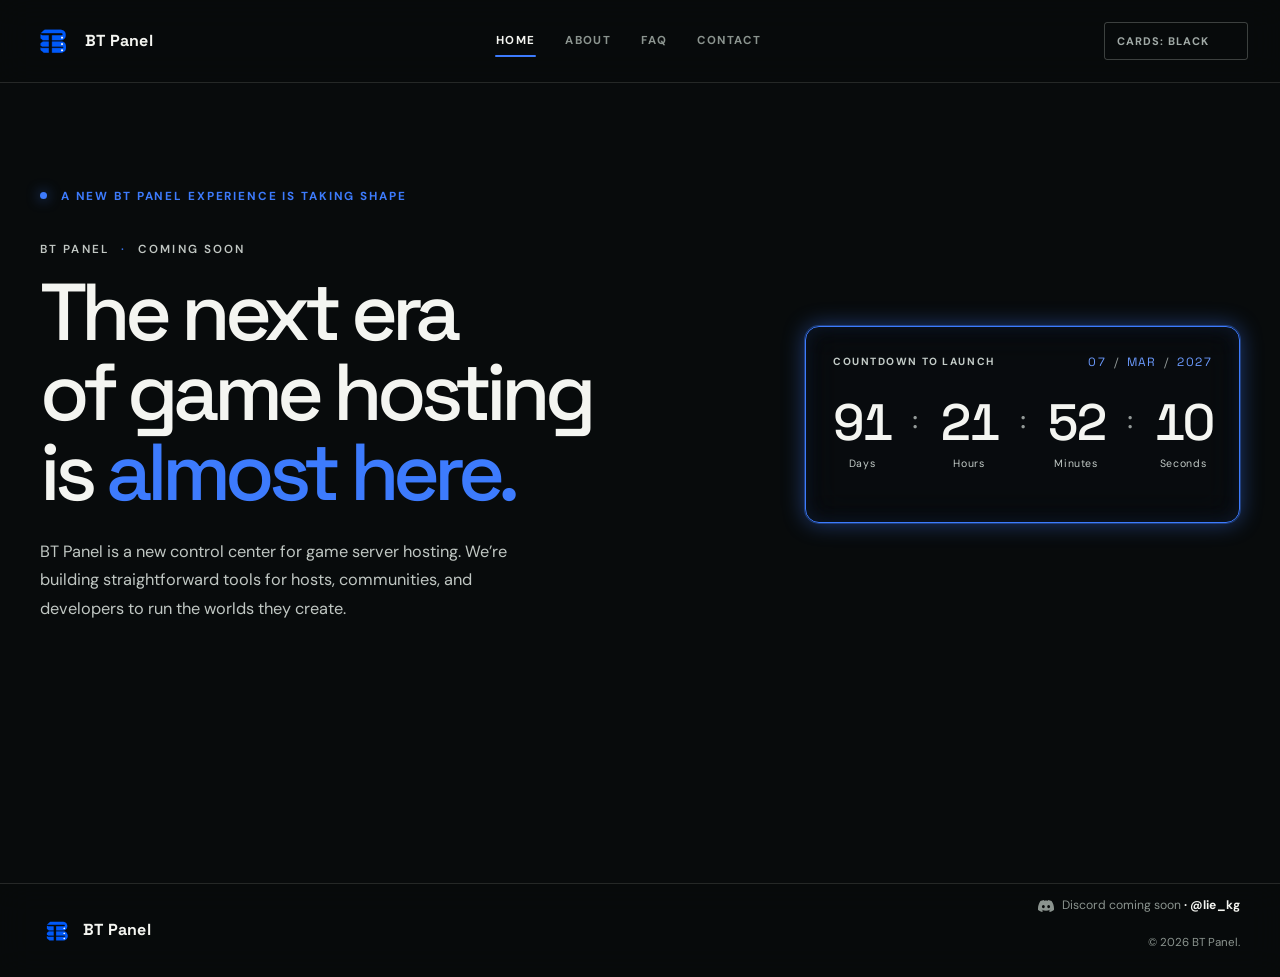
<file: index.html>
<!doctype html>
<html lang="en">
<head>
  <meta charset="utf-8">
  <meta name="viewport" content="width=device-width, initial-scale=1">
  <meta name="theme-color" content="#080b0c">
  <meta name="description" content="Follow the live countdown to the planned BT Panel launch.">
  <title>Coming Soon — BT Panel</title>
  <link rel="icon" type="image/png" href="images/bt-panel-logo.png">
  <link rel="stylesheet" href="styles.css?v=2">
  <script>try{var c=localStorage.getItem('bt-panel-card-style');document.documentElement.setAttribute('data-cards',c==='white'?'white':'black');}catch(e){document.documentElement.setAttribute('data-cards','black');}</script>
  <script src="site.js?v=2" defer></script>
</head>
<body>
  <div class="site-bg" aria-hidden="true">
    <video id="hero-video" class="bg-video" autoplay muted loop playsinline preload="auto" tabindex="-1">
      <source src="assets/bt-panel-hero-bg.mp4" type="video/mp4">
    </video>
  </div>
  <a class="skip-link" href="#main">Skip to content</a>
  <header class="site-header">
    <div class="header-inner">
      <a class="brand" href="index.html" aria-label="BT Panel home">
        <img class="brand-logo" src="images/bt-panel-logo.png" alt="" width="42" height="42">
        <span class="brand-name">BT Panel</span>
      </a>
      <nav class="site-nav" aria-label="Main navigation">
        <ul class="nav-list">
          <li><a class="nav-link" aria-current="page" href="index.html">Home</a></li>
          <li><a class="nav-link" href="about.html">About</a></li>
          <li><a class="nav-link" href="faq.html">FAQ</a></li>
          <li><a class="nav-link" href="contact.html">Contact</a></li>
        </ul>
      </nav>
      <div class="header-actions">
        <button class="card-toggle" id="card-toggle" type="button" aria-label="Switch cards to white" aria-pressed="false"><svg class="card-label-svg card-label-black" viewBox="0 0 118 16" width="118" height="16" aria-hidden="true" focusable="false"><text x="0" y="12" font-family="DM Sans, Segoe UI, sans-serif" font-size="11" font-weight="700" letter-spacing="1" fill="currentColor">CARDS: BLACK</text></svg><svg class="card-label-svg card-label-white" viewBox="0 0 118 16" width="118" height="16" aria-hidden="true" focusable="false"><text x="0" y="12" font-family="DM Sans, Segoe UI, sans-serif" font-size="11" font-weight="700" letter-spacing="1" fill="currentColor">CARDS: WHITE</text></svg></button>
      </div>
    </div>
  </header>

  <main id="main">
    <section class="hero" aria-labelledby="hero-title">
      <div class="hero-content page-width">
        <div class="hero-copy">
          <p class="eyebrow"><span class="status-dot" aria-hidden="true"></span> A new BT Panel experience is taking shape</p>
          <p class="hero-product">BT PANEL <span>·</span> COMING SOON</p>
          <h1 id="hero-title">The next era<br>of game hosting<br>is <em>almost here.</em></h1>
          <p class="hero-description">BT Panel is a new control center for game server hosting. We’re building straightforward tools for hosts, communities, and developers to run the worlds they create.</p>
        </div>

        <aside class="launch-card" aria-label="Launch countdown">
          <div class="card-topline">
            <span class="card-kicker">COUNTDOWN TO LAUNCH</span>
            <span class="launch-date">07 <span>/</span> MAR <span>/</span> 2027</span>
          </div>
          <div class="countdown" id="countdown" role="timer" aria-label="Countdown to March 7, 2027">
            <div class="time-unit"><span id="days" class="time-value">00</span><span class="time-label">Days</span></div>
            <span class="time-separator" aria-hidden="true">:</span>
            <div class="time-unit"><span id="hours" class="time-value">00</span><span class="time-label">Hours</span></div>
            <span class="time-separator" aria-hidden="true">:</span>
            <div class="time-unit"><span id="minutes" class="time-value">00</span><span class="time-label">Minutes</span></div>
            <span class="time-separator" aria-hidden="true">:</span>
            <div class="time-unit"><span id="seconds" class="time-value">00</span><span class="time-label">Seconds</span></div>
          </div>
          <p id="launch-live" class="launch-live" aria-live="polite"></p>
        </aside>
      </div>
    </section>
  </main>

  <footer class="site-footer">
    <div class="footer-inner page-width">
      <a class="footer-brand" href="index.html" aria-label="BT Panel home"><img class="brand-logo" src="images/bt-panel-logo.png" alt="" width="34" height="34"><span>BT Panel</span></a>
      <div class="footer-meta">
        <!-- Discord is closed for now (coming soon). -->
        <span class="footer-owner is-soon" aria-label="Discord coming soon, owner @lie_kg">
          <svg class="footer-owner-icon" viewBox="0 0 24 24" width="16" height="16" aria-hidden="true" focusable="false"><path fill="currentColor" fill-rule="evenodd" d="M20.317 4.3698a19.7913 19.7913 0 0 0-4.8851-1.5152.0741.0741 0 0 0-.0785.0371c-.211.3753-.4447.8648-.6083 1.2495-1.8447-.2762-3.68-.2762-5.4868 0-.1636-.3933-.4058-.8742-.6177-1.2495a.077.077 0 0 0-.0785-.037 19.7363 19.7363 0 0 0-4.8852 1.515.0699.0699 0 0 0-.0321.0277C.5334 9.0458-.319 13.5799.0992 18.0578a.0824.0824 0 0 0 .0312.0561c2.0528 1.5076 4.0413 2.4228 5.9929 3.0294a.0777.0777 0 0 0 .0842-.0276c.4616-.6304.8731-1.2952 1.226-1.9942a.076.076 0 0 0-.0416-.1057c-.6528-.2476-1.2743-.5495-1.8722-.8923a.077.077 0 0 1-.0076-.1277c.1258-.0943.2517-.1923.3718-.2914a.0743.0743 0 0 1 .0776-.0105c3.9278 1.7933 8.18 1.7933 12.0614 0a.0739.0739 0 0 1 .0785.0095c.1202.099.246.1981.3728.2924a.077.077 0 0 1-.0066.1276 12.2986 12.2986 0 0 1-1.873.8914.0766.0766 0 0 0-.0407.1067c.3604.698.7719 1.3628 1.225 1.9932a.076.076 0 0 0 .0842.0286c1.961-.6067 3.9495-1.5219 6.0023-3.0294a.077.077 0 0 0 .0313-.0552c.5004-5.177-.8382-9.6739-3.5485-13.6604a.061.061 0 0 0-.0312-.0286zM5.863 12.91A2.157 2.42 0 1 0 10.177 12.91A2.157 2.42 0 1 0 5.863 12.91ZM13.838 12.91A2.157 2.42 0 1 0 18.152 12.91A2.157 2.42 0 1 0 13.838 12.91Z"/></svg>
          <span class="footer-owner-text">Discord coming soon <span class="footer-owner-handle">· @lie_kg</span></span>
        </span>
        <p class="footer-copy">© 2026 BT Panel.</p>
      </div>
    </div>
  </footer>
  <audio id="site-music" src="assets/drone-music.wav" loop preload="auto" playsinline></audio>
</body>
</html>
</file>
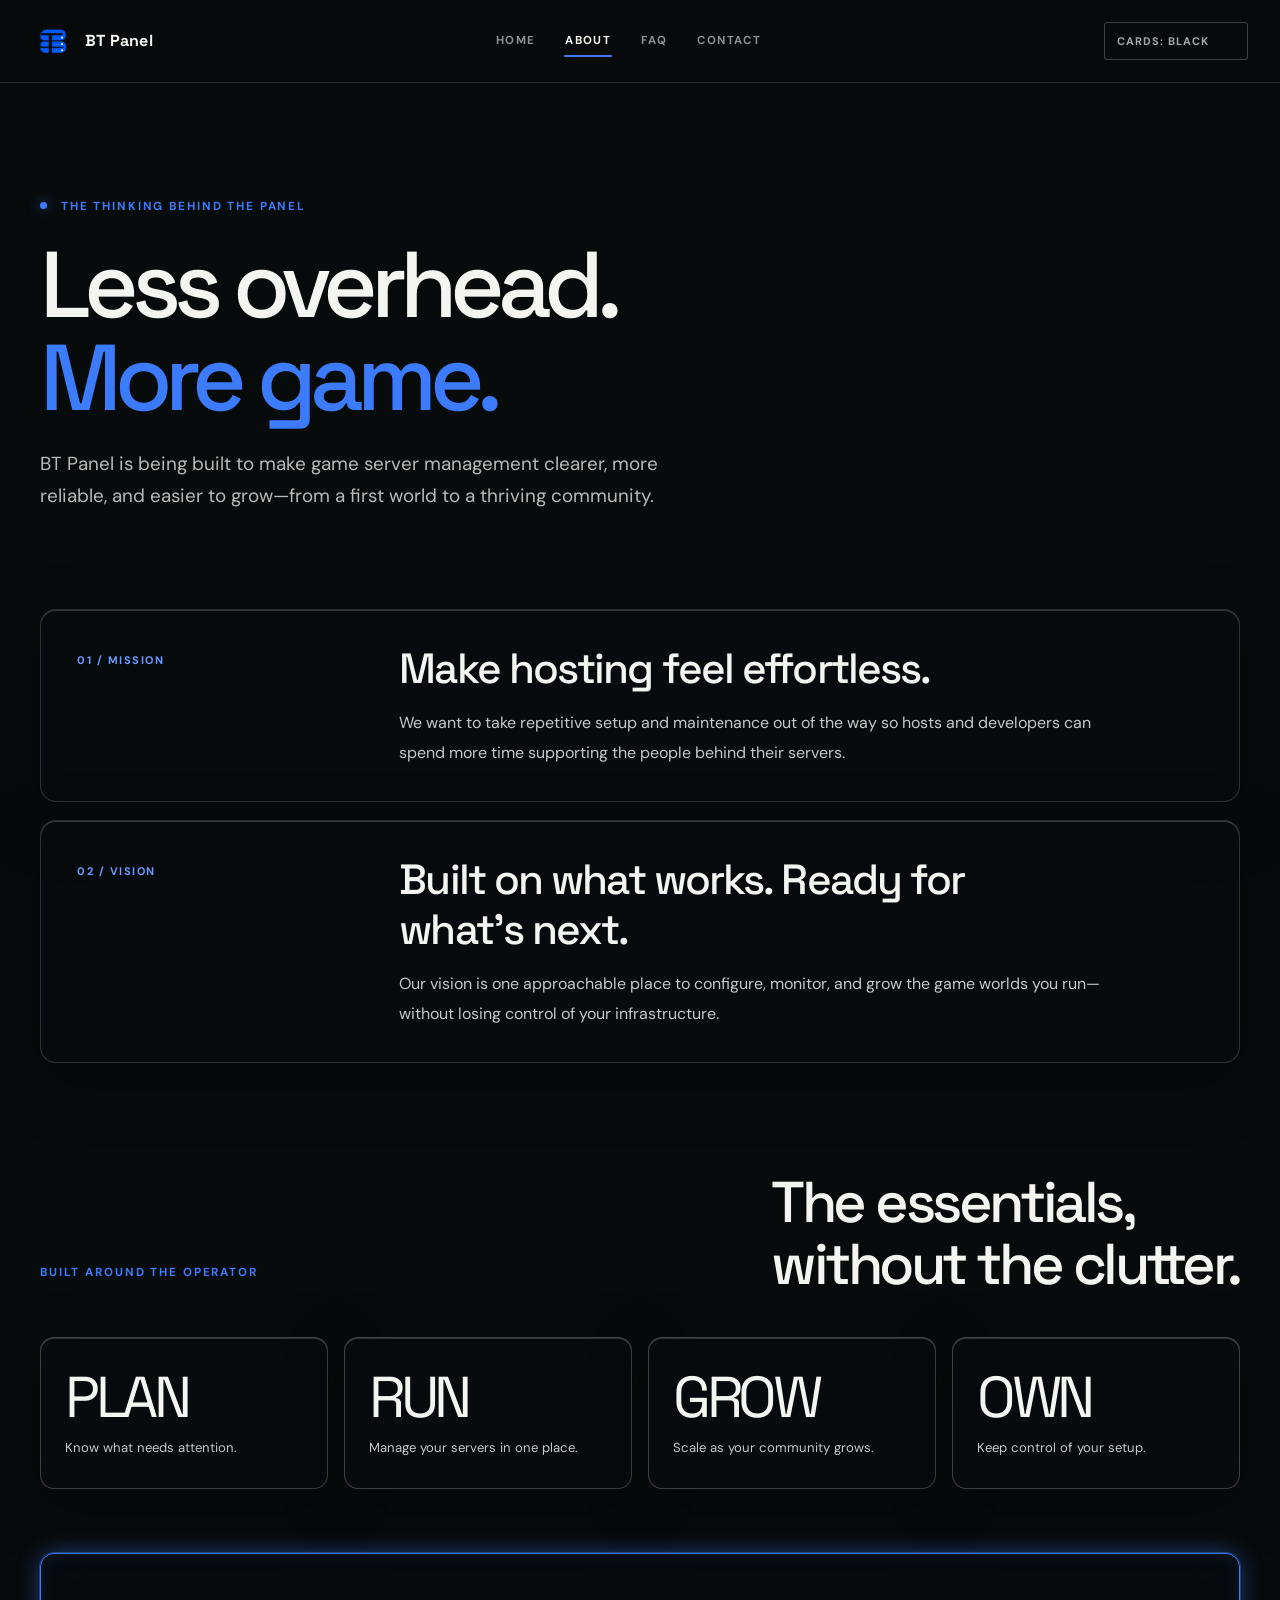
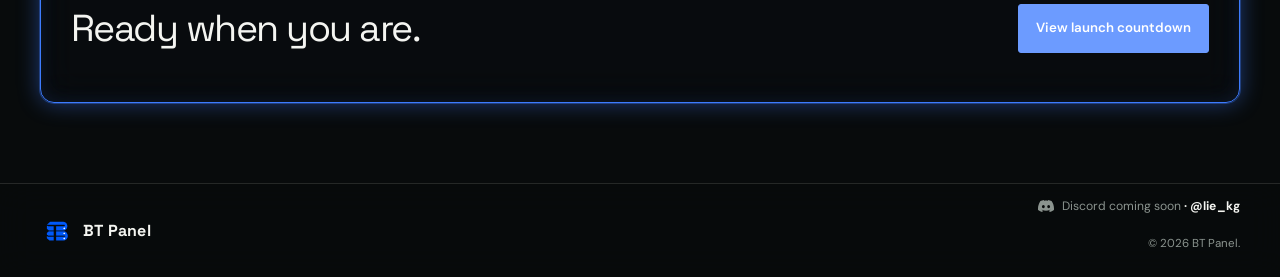
<file: about.html>
<!doctype html>
<html lang="en">
<head>
  <meta charset="utf-8">
  <meta name="viewport" content="width=device-width, initial-scale=1">
  <meta name="theme-color" content="#080b0c">
  <meta name="description" content="Learn about BT Panel, a forthcoming game server management dashboard built for hosts and communities.">
  <title>About — BT Panel</title>
  <link rel="icon" type="image/png" href="images/bt-panel-logo.png">
  <link rel="stylesheet" href="styles.css?v=2">
  <script>try{var c=localStorage.getItem('bt-panel-card-style');document.documentElement.setAttribute('data-cards',c==='white'?'white':'black');}catch(e){document.documentElement.setAttribute('data-cards','black');}</script>
  <script src="site.js?v=2" defer></script>
</head>
<body>
  <div class="site-bg" aria-hidden="true">
    <video id="hero-video" class="bg-video" autoplay muted loop playsinline preload="auto" tabindex="-1">
      <source src="assets/bt-panel-hero-bg.mp4" type="video/mp4">
    </video>
  </div>
  <a class="skip-link" href="#main">Skip to content</a>
  <header class="site-header">
    <div class="header-inner">
      <a class="brand" href="index.html" aria-label="BT Panel home"><img class="brand-logo" src="images/bt-panel-logo.png" alt="" width="42" height="42"><span class="brand-name">BT Panel</span></a>
      <nav class="site-nav" aria-label="Main navigation">
        <ul class="nav-list">
          <li><a class="nav-link" href="index.html">Home</a></li>
          <li><a class="nav-link" aria-current="page" href="about.html">About</a></li>
          <li><a class="nav-link" href="faq.html">FAQ</a></li>
          <li><a class="nav-link" href="contact.html">Contact</a></li>
        </ul>
      </nav>
      <div class="header-actions">
        <button class="card-toggle" id="card-toggle" type="button" aria-label="Switch cards to white" aria-pressed="false"><svg class="card-label-svg card-label-black" viewBox="0 0 118 16" width="118" height="16" aria-hidden="true" focusable="false"><text x="0" y="12" font-family="DM Sans, Segoe UI, sans-serif" font-size="11" font-weight="700" letter-spacing="1" fill="currentColor">CARDS: BLACK</text></svg><svg class="card-label-svg card-label-white" viewBox="0 0 118 16" width="118" height="16" aria-hidden="true" focusable="false"><text x="0" y="12" font-family="DM Sans, Segoe UI, sans-serif" font-size="11" font-weight="700" letter-spacing="1" fill="currentColor">CARDS: WHITE</text></svg></button>
      </div>
    </div>
  </header>

  <main id="main" class="inner-page page-width">
    <section class="page-intro" aria-labelledby="page-title">
      <p class="eyebrow"><span class="status-dot" aria-hidden="true"></span> The thinking behind the panel</p>
      <h1 id="page-title">Less overhead.<br><em>More game.</em></h1>
      <p class="page-lede">BT Panel is being built to make game server management clearer, more reliable, and easier to grow—from a first world to a thriving community.</p>
    </section>

    <section class="manifesto" aria-label="Our mission and vision">
      <article class="manifesto-item">
        <span class="manifesto-index">01 / MISSION</span>
        <div>
          <h2>Make hosting feel effortless.</h2>
          <p>We want to take repetitive setup and maintenance out of the way so hosts and developers can spend more time supporting the people behind their servers.</p>
        </div>
      </article>
      <article class="manifesto-item">
        <span class="manifesto-index">02 / VISION</span>
        <div>
          <h2>Built on what works. Ready for what’s next.</h2>
          <p>Our vision is one approachable place to configure, monitor, and grow the game worlds you run—without losing control of your infrastructure.</p>
        </div>
      </article>
    </section>

    <section class="numbers-section" aria-labelledby="numbers-title">
      <div class="section-heading">
        <p class="eyebrow">Built around the operator</p>
        <h2 id="numbers-title">The essentials,<br>without the clutter.</h2>
      </div>
      <div class="stats-grid">
        <div class="stat-item"><span class="stat-value">PLAN</span><span class="stat-label">Know what needs attention.</span></div>
        <div class="stat-item"><span class="stat-value">RUN</span><span class="stat-label">Manage your servers in one place.</span></div>
        <div class="stat-item"><span class="stat-value">GROW</span><span class="stat-label">Scale as your community grows.</span></div>
        <div class="stat-item"><span class="stat-value">OWN</span><span class="stat-label">Keep control of your setup.</span></div>
      </div>
    </section>

    <section class="page-cta" aria-label="Launch countdown">
      <p>Ready when you are.</p>
      <a href="index.html" class="button-link">View launch countdown</a>
    </section>
  </main>

  <footer class="site-footer">
    <div class="footer-inner page-width">
      <a class="footer-brand" href="index.html" aria-label="BT Panel home"><img class="brand-logo" src="images/bt-panel-logo.png" alt="" width="34" height="34"><span>BT Panel</span></a>
      <div class="footer-meta">
        <!-- Discord is closed for now (coming soon). -->
        <span class="footer-owner is-soon" aria-label="Discord coming soon, owner @lie_kg">
          <svg class="footer-owner-icon" viewBox="0 0 24 24" width="16" height="16" aria-hidden="true" focusable="false"><path fill="currentColor" fill-rule="evenodd" d="M20.317 4.3698a19.7913 19.7913 0 0 0-4.8851-1.5152.0741.0741 0 0 0-.0785.0371c-.211.3753-.4447.8648-.6083 1.2495-1.8447-.2762-3.68-.2762-5.4868 0-.1636-.3933-.4058-.8742-.6177-1.2495a.077.077 0 0 0-.0785-.037 19.7363 19.7363 0 0 0-4.8852 1.515.0699.0699 0 0 0-.0321.0277C.5334 9.0458-.319 13.5799.0992 18.0578a.0824.0824 0 0 0 .0312.0561c2.0528 1.5076 4.0413 2.4228 5.9929 3.0294a.0777.0777 0 0 0 .0842-.0276c.4616-.6304.8731-1.2952 1.226-1.9942a.076.076 0 0 0-.0416-.1057c-.6528-.2476-1.2743-.5495-1.8722-.8923a.077.077 0 0 1-.0076-.1277c.1258-.0943.2517-.1923.3718-.2914a.0743.0743 0 0 1 .0776-.0105c3.9278 1.7933 8.18 1.7933 12.0614 0a.0739.0739 0 0 1 .0785.0095c.1202.099.246.1981.3728.2924a.077.077 0 0 1-.0066.1276 12.2986 12.2986 0 0 1-1.873.8914.0766.0766 0 0 0-.0407.1067c.3604.698.7719 1.3628 1.225 1.9932a.076.076 0 0 0 .0842.0286c1.961-.6067 3.9495-1.5219 6.0023-3.0294a.077.077 0 0 0 .0313-.0552c.5004-5.177-.8382-9.6739-3.5485-13.6604a.061.061 0 0 0-.0312-.0286zM5.863 12.91A2.157 2.42 0 1 0 10.177 12.91A2.157 2.42 0 1 0 5.863 12.91ZM13.838 12.91A2.157 2.42 0 1 0 18.152 12.91A2.157 2.42 0 1 0 13.838 12.91Z"/></svg>
          <span class="footer-owner-text">Discord coming soon <span class="footer-owner-handle">· @lie_kg</span></span>
        </span>
        <p class="footer-copy">© 2026 BT Panel.</p>
      </div>
    </div>
  </footer>
  <audio id="site-music" src="assets/drone-music.wav" loop preload="auto" playsinline></audio>
</body>
</html>
</file>
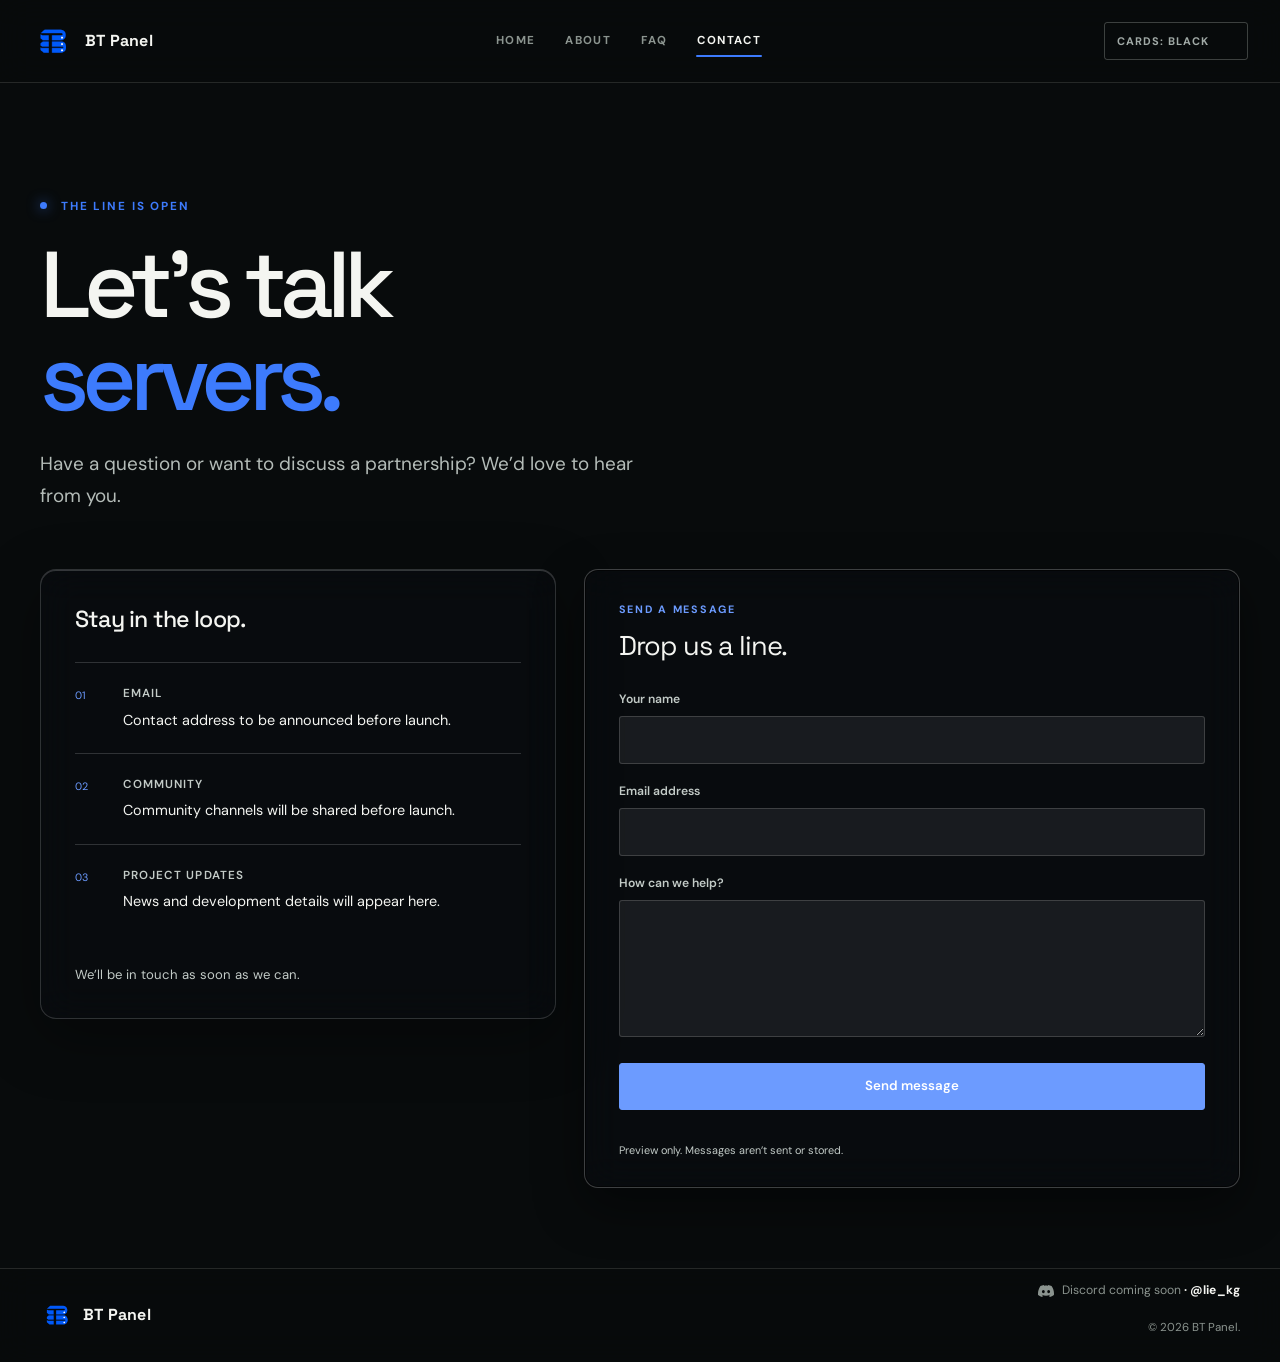
<file: contact.html>
<!doctype html>
<html lang="en">
<head>
  <meta charset="utf-8">
  <meta name="viewport" content="width=device-width, initial-scale=1">
  <meta name="theme-color" content="#080b0c">
  <meta name="description" content="Get in touch with the BT Panel team and find out when community channels open.">
  <title>Contact — BT Panel</title>
  <link rel="icon" type="image/png" href="images/bt-panel-logo.png">
  <link rel="stylesheet" href="styles.css?v=2">
  <script>try{var c=localStorage.getItem('bt-panel-card-style');document.documentElement.setAttribute('data-cards',c==='white'?'white':'black');}catch(e){document.documentElement.setAttribute('data-cards','black');}</script>
  <script src="site.js?v=2" defer></script>
</head>
<body>
  <div class="site-bg" aria-hidden="true">
    <video id="hero-video" class="bg-video" autoplay muted loop playsinline preload="auto" tabindex="-1">
      <source src="assets/bt-panel-hero-bg.mp4" type="video/mp4">
    </video>
  </div>
  <a class="skip-link" href="#main">Skip to content</a>
  <header class="site-header">
    <div class="header-inner">
      <a class="brand" href="index.html" aria-label="BT Panel home"><img class="brand-logo" src="images/bt-panel-logo.png" alt="" width="42" height="42"><span class="brand-name">BT Panel</span></a>
      <nav class="site-nav" aria-label="Main navigation">
        <ul class="nav-list">
          <li><a class="nav-link" href="index.html">Home</a></li>
          <li><a class="nav-link" href="about.html">About</a></li>
          <li><a class="nav-link" href="faq.html">FAQ</a></li>
          <li><a class="nav-link" aria-current="page" href="contact.html">Contact</a></li>
        </ul>
      </nav>
      <div class="header-actions">
        <button class="card-toggle" id="card-toggle" type="button" aria-label="Switch cards to white" aria-pressed="false"><svg class="card-label-svg card-label-black" viewBox="0 0 118 16" width="118" height="16" aria-hidden="true" focusable="false"><text x="0" y="12" font-family="DM Sans, Segoe UI, sans-serif" font-size="11" font-weight="700" letter-spacing="1" fill="currentColor">CARDS: BLACK</text></svg><svg class="card-label-svg card-label-white" viewBox="0 0 118 16" width="118" height="16" aria-hidden="true" focusable="false"><text x="0" y="12" font-family="DM Sans, Segoe UI, sans-serif" font-size="11" font-weight="700" letter-spacing="1" fill="currentColor">CARDS: WHITE</text></svg></button>
      </div>
    </div>
  </header>

  <main id="main" class="inner-page page-width">
    <section class="page-intro contact-intro" aria-labelledby="page-title">
      <p class="eyebrow"><span class="status-dot" aria-hidden="true"></span> The line is open</p>
      <h1 id="page-title">Let’s talk<br><em>servers.</em></h1>
      <p class="page-lede">Have a question or want to discuss a partnership? We’d love to hear from you.</p>
    </section>

    <section class="contact-layout" aria-label="Contact information and message form">
      <div class="contact-details">
        <h2>Stay in the loop.</h2>
        <div class="contact-detail">
          <span class="detail-index">01</span>
          <div><h3>Email</h3><p>Contact address to be announced before launch.</p></div>
        </div>
        <div class="contact-detail">
          <span class="detail-index">02</span>
          <div><h3>Community</h3><p>Community channels will be shared before launch.</p></div>
        </div>
        <div class="contact-detail">
          <span class="detail-index">03</span>
          <div><h3>Project updates</h3><p>News and development details will appear here.</p></div>
        </div>
        <p class="contact-aside">We’ll be in touch as soon as we can.</p>
      </div>

      <div class="contact-form-panel">
        <div class="form-heading"><p class="eyebrow">SEND A MESSAGE</p><p class="form-intro">Drop us a line.</p></div>
        <form id="contactForm">
          <div class="form-field">
            <label for="name">Your name</label>
            <input type="text" id="name" name="name" autocomplete="name" maxlength="100" required>
          </div>
          <div class="form-field">
            <label for="email">Email address</label>
            <input type="email" id="email" name="email" autocomplete="email" maxlength="254" required>
          </div>
          <div class="form-field">
            <label for="message">How can we help?</label>
            <textarea id="message" name="message" rows="5" maxlength="2000" required></textarea>
          </div>
          <button class="button-link form-submit" type="submit">Send message</button>
          <p id="contact-status" class="form-status" role="status" aria-live="polite"></p>
          <p class="privacy-note">Preview only. Messages aren’t sent or stored.</p>
        </form>
      </div>
    </section>
  </main>

  <footer class="site-footer">
    <div class="footer-inner page-width">
      <a class="footer-brand" href="index.html" aria-label="BT Panel home"><img class="brand-logo" src="images/bt-panel-logo.png" alt="" width="34" height="34"><span>BT Panel</span></a>
      <div class="footer-meta">
        <!-- Discord is closed for now (coming soon). -->
        <span class="footer-owner is-soon" aria-label="Discord coming soon, owner @lie_kg">
          <svg class="footer-owner-icon" viewBox="0 0 24 24" width="16" height="16" aria-hidden="true" focusable="false"><path fill="currentColor" fill-rule="evenodd" d="M20.317 4.3698a19.7913 19.7913 0 0 0-4.8851-1.5152.0741.0741 0 0 0-.0785.0371c-.211.3753-.4447.8648-.6083 1.2495-1.8447-.2762-3.68-.2762-5.4868 0-.1636-.3933-.4058-.8742-.6177-1.2495a.077.077 0 0 0-.0785-.037 19.7363 19.7363 0 0 0-4.8852 1.515.0699.0699 0 0 0-.0321.0277C.5334 9.0458-.319 13.5799.0992 18.0578a.0824.0824 0 0 0 .0312.0561c2.0528 1.5076 4.0413 2.4228 5.9929 3.0294a.0777.0777 0 0 0 .0842-.0276c.4616-.6304.8731-1.2952 1.226-1.9942a.076.076 0 0 0-.0416-.1057c-.6528-.2476-1.2743-.5495-1.8722-.8923a.077.077 0 0 1-.0076-.1277c.1258-.0943.2517-.1923.3718-.2914a.0743.0743 0 0 1 .0776-.0105c3.9278 1.7933 8.18 1.7933 12.0614 0a.0739.0739 0 0 1 .0785.0095c.1202.099.246.1981.3728.2924a.077.077 0 0 1-.0066.1276 12.2986 12.2986 0 0 1-1.873.8914.0766.0766 0 0 0-.0407.1067c.3604.698.7719 1.3628 1.225 1.9932a.076.076 0 0 0 .0842.0286c1.961-.6067 3.9495-1.5219 6.0023-3.0294a.077.077 0 0 0 .0313-.0552c.5004-5.177-.8382-9.6739-3.5485-13.6604a.061.061 0 0 0-.0312-.0286zM5.863 12.91A2.157 2.42 0 1 0 10.177 12.91A2.157 2.42 0 1 0 5.863 12.91ZM13.838 12.91A2.157 2.42 0 1 0 18.152 12.91A2.157 2.42 0 1 0 13.838 12.91Z"/></svg>
          <span class="footer-owner-text">Discord coming soon <span class="footer-owner-handle">· @lie_kg</span></span>
        </span>
        <p class="footer-copy">© 2026 BT Panel.</p>
      </div>
    </div>
  </footer>
  <audio id="site-music" src="assets/drone-music.wav" loop preload="auto" playsinline></audio>
</body>
</html>
</file>
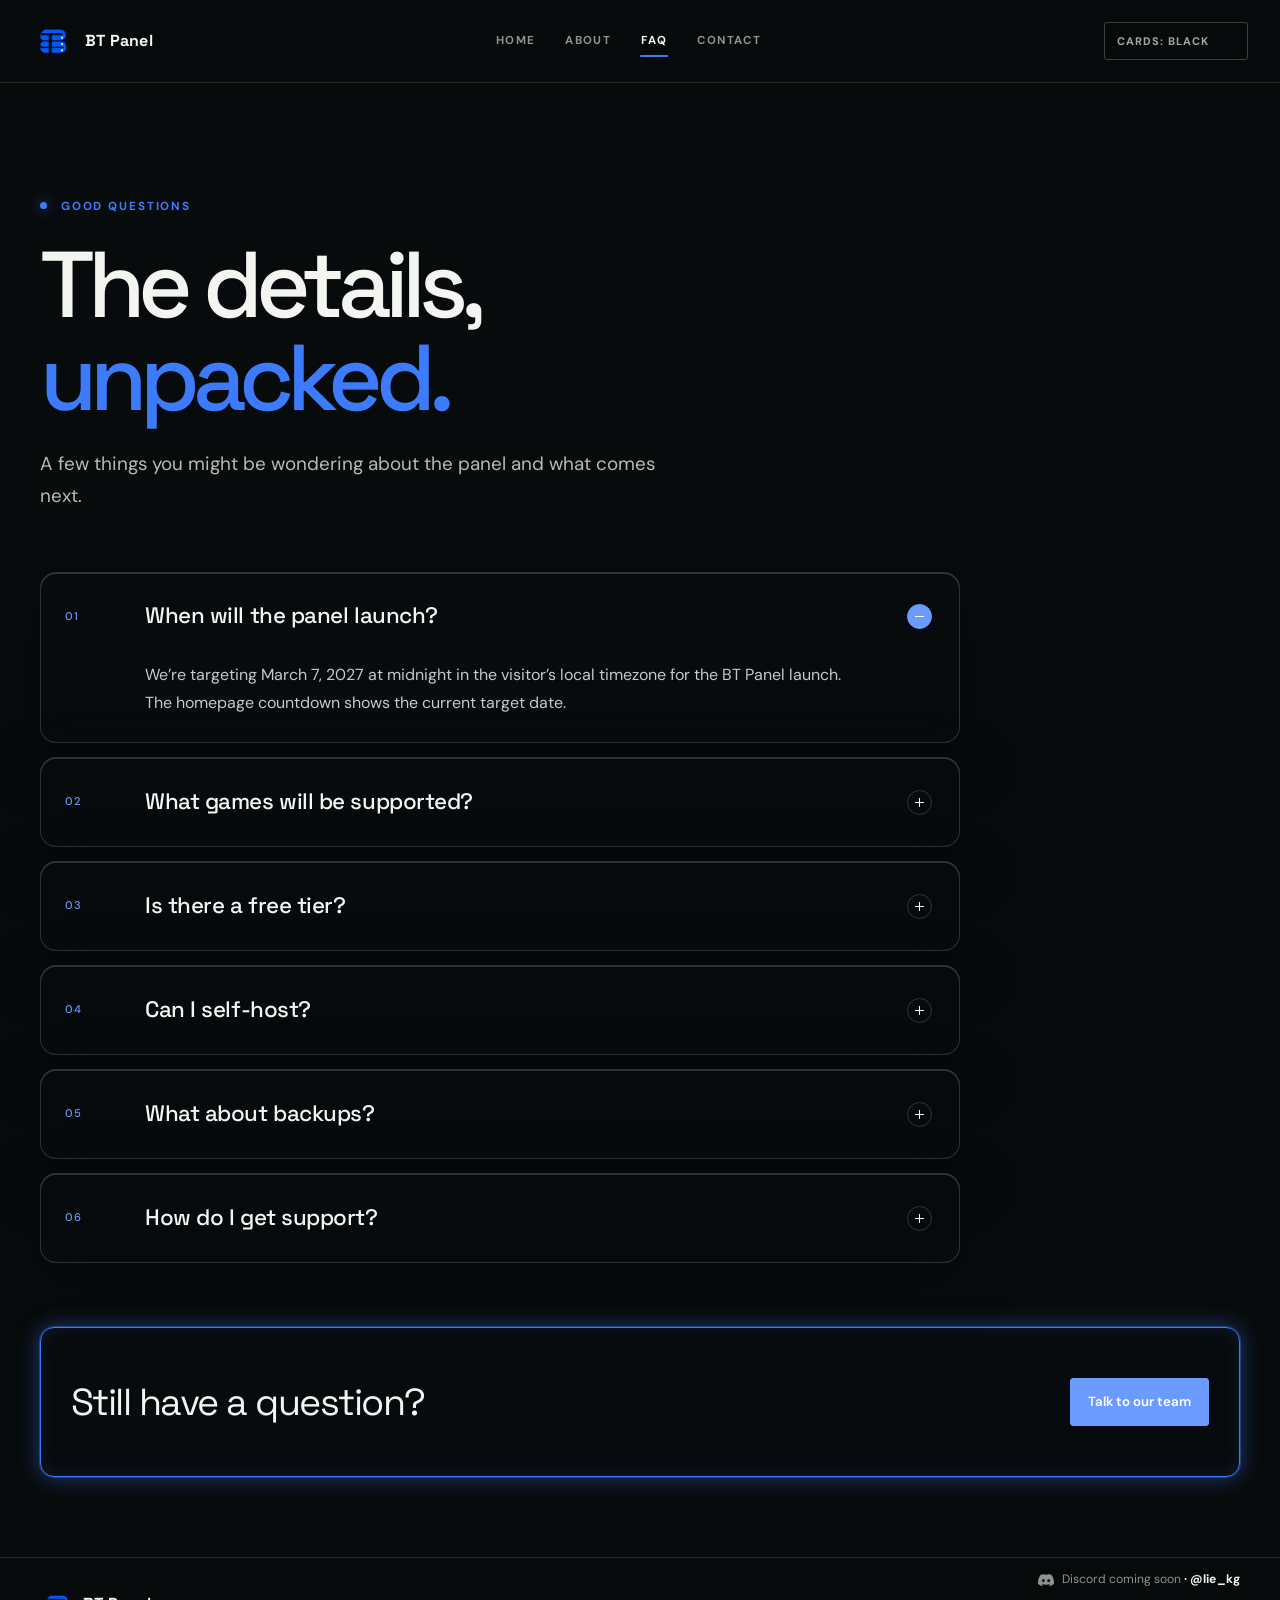
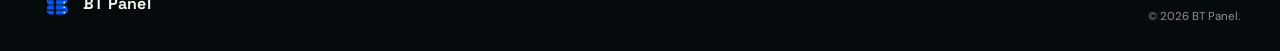
<file: faq.html>
<!doctype html>
<html lang="en">
<head>
  <meta charset="utf-8">
  <meta name="viewport" content="width=device-width, initial-scale=1">
  <meta name="theme-color" content="#080b0c">
  <meta name="description" content="Answers to common questions about BT Panel launch timing, game compatibility, deployment, and support.">
  <title>FAQ — BT Panel</title>
  <link rel="icon" type="image/png" href="images/bt-panel-logo.png">
  <link rel="stylesheet" href="styles.css?v=2">
  <script>try{var c=localStorage.getItem('bt-panel-card-style');document.documentElement.setAttribute('data-cards',c==='white'?'white':'black');}catch(e){document.documentElement.setAttribute('data-cards','black');}</script>
  <script src="site.js?v=2" defer></script>
</head>
<body>
  <div class="site-bg" aria-hidden="true">
    <video id="hero-video" class="bg-video" autoplay muted loop playsinline preload="auto" tabindex="-1">
      <source src="assets/bt-panel-hero-bg.mp4" type="video/mp4">
    </video>
  </div>
  <a class="skip-link" href="#main">Skip to content</a>
  <header class="site-header">
    <div class="header-inner">
      <a class="brand" href="index.html" aria-label="BT Panel home"><img class="brand-logo" src="images/bt-panel-logo.png" alt="" width="42" height="42"><span class="brand-name">BT Panel</span></a>
      <nav class="site-nav" aria-label="Main navigation">
        <ul class="nav-list">
          <li><a class="nav-link" href="index.html">Home</a></li>
          <li><a class="nav-link" href="about.html">About</a></li>
          <li><a class="nav-link" aria-current="page" href="faq.html">FAQ</a></li>
          <li><a class="nav-link" href="contact.html">Contact</a></li>
        </ul>
      </nav>
      <div class="header-actions">
        <button class="card-toggle" id="card-toggle" type="button" aria-label="Switch cards to white" aria-pressed="false"><svg class="card-label-svg card-label-black" viewBox="0 0 118 16" width="118" height="16" aria-hidden="true" focusable="false"><text x="0" y="12" font-family="DM Sans, Segoe UI, sans-serif" font-size="11" font-weight="700" letter-spacing="1" fill="currentColor">CARDS: BLACK</text></svg><svg class="card-label-svg card-label-white" viewBox="0 0 118 16" width="118" height="16" aria-hidden="true" focusable="false"><text x="0" y="12" font-family="DM Sans, Segoe UI, sans-serif" font-size="11" font-weight="700" letter-spacing="1" fill="currentColor">CARDS: WHITE</text></svg></button>
      </div>
    </div>
  </header>

  <main id="main" class="inner-page page-width">
    <section class="page-intro faq-intro" aria-labelledby="page-title">
      <p class="eyebrow"><span class="status-dot" aria-hidden="true"></span> Good questions</p>
      <h1 id="page-title">The details,<br><em>unpacked.</em></h1>
      <p class="page-lede">A few things you might be wondering about the panel and what comes next.</p>
    </section>

    <section class="faq-section" aria-label="Frequently asked questions">
      <details class="faq-item" open>
        <summary><span class="faq-number">01</span><span>When will the panel launch?</span><span class="faq-toggle" aria-hidden="true"></span></summary>
        <div class="faq-answer"><p>We’re targeting March 7, 2027 at midnight in the visitor’s local timezone for the BT Panel launch. The homepage countdown shows the current target date.</p></div>
      </details>
      <details class="faq-item">
        <summary><span class="faq-number">02</span><span>What games will be supported?</span><span class="faq-toggle" aria-hidden="true"></span></summary>
        <div class="faq-answer"><p>BT Panel is being built for popular dedicated game servers. The supported title list and compatibility details will be confirmed before launch.</p></div>
      </details>
      <details class="faq-item">
        <summary><span class="faq-number">03</span><span>Is there a free tier?</span><span class="faq-toggle" aria-hidden="true"></span></summary>
        <div class="faq-answer"><p>Plan and license details are still being finalized. We’ll share the confirmed options before launch.</p></div>
      </details>
      <details class="faq-item">
        <summary><span class="faq-number">04</span><span>Can I self-host?</span><span class="faq-toggle" aria-hidden="true"></span></summary>
        <div class="faq-answer"><p>Deployment options are under development. We’ll publish the requirements and setup guidance before release.</p></div>
      </details>
      <details class="faq-item">
        <summary><span class="faq-number">05</span><span>What about backups?</span><span class="faq-toggle" aria-hidden="true"></span></summary>
        <div class="faq-answer"><p>Backup capabilities and storage options are being finalized and will be documented with the release.</p></div>
      </details>
      <details class="faq-item">
        <summary><span class="faq-number">06</span><span>How do I get support?</span><span class="faq-toggle" aria-hidden="true"></span></summary>
        <div class="faq-answer"><p>Support and community channels will be announced before launch. The current preview does not send or store contact-form submissions.</p></div>
      </details>
    </section>

    <section class="page-cta" aria-label="Contact us">
      <p>Still have a question?</p>
      <a href="contact.html" class="button-link">Talk to our team</a>
    </section>
  </main>

  <footer class="site-footer">
    <div class="footer-inner page-width">
      <a class="footer-brand" href="index.html" aria-label="BT Panel home"><img class="brand-logo" src="images/bt-panel-logo.png" alt="" width="34" height="34"><span>BT Panel</span></a>
      <div class="footer-meta">
        <!-- Discord is closed for now (coming soon). -->
        <span class="footer-owner is-soon" aria-label="Discord coming soon, owner @lie_kg">
          <svg class="footer-owner-icon" viewBox="0 0 24 24" width="16" height="16" aria-hidden="true" focusable="false"><path fill="currentColor" fill-rule="evenodd" d="M20.317 4.3698a19.7913 19.7913 0 0 0-4.8851-1.5152.0741.0741 0 0 0-.0785.0371c-.211.3753-.4447.8648-.6083 1.2495-1.8447-.2762-3.68-.2762-5.4868 0-.1636-.3933-.4058-.8742-.6177-1.2495a.077.077 0 0 0-.0785-.037 19.7363 19.7363 0 0 0-4.8852 1.515.0699.0699 0 0 0-.0321.0277C.5334 9.0458-.319 13.5799.0992 18.0578a.0824.0824 0 0 0 .0312.0561c2.0528 1.5076 4.0413 2.4228 5.9929 3.0294a.0777.0777 0 0 0 .0842-.0276c.4616-.6304.8731-1.2952 1.226-1.9942a.076.076 0 0 0-.0416-.1057c-.6528-.2476-1.2743-.5495-1.8722-.8923a.077.077 0 0 1-.0076-.1277c.1258-.0943.2517-.1923.3718-.2914a.0743.0743 0 0 1 .0776-.0105c3.9278 1.7933 8.18 1.7933 12.0614 0a.0739.0739 0 0 1 .0785.0095c.1202.099.246.1981.3728.2924a.077.077 0 0 1-.0066.1276 12.2986 12.2986 0 0 1-1.873.8914.0766.0766 0 0 0-.0407.1067c.3604.698.7719 1.3628 1.225 1.9932a.076.076 0 0 0 .0842.0286c1.961-.6067 3.9495-1.5219 6.0023-3.0294a.077.077 0 0 0 .0313-.0552c.5004-5.177-.8382-9.6739-3.5485-13.6604a.061.061 0 0 0-.0312-.0286zM5.863 12.91A2.157 2.42 0 1 0 10.177 12.91A2.157 2.42 0 1 0 5.863 12.91ZM13.838 12.91A2.157 2.42 0 1 0 18.152 12.91A2.157 2.42 0 1 0 13.838 12.91Z"/></svg>
          <span class="footer-owner-text">Discord coming soon <span class="footer-owner-handle">· @lie_kg</span></span>
        </span>
        <p class="footer-copy">© 2026 BT Panel.</p>
      </div>
    </div>
  </footer>
  <audio id="site-music" src="assets/drone-music.wav" loop preload="auto" playsinline></audio>
</body>
</html>
</file>
<file: styles.css>
@import url('https://fonts.googleapis.com/css2?family=DM+Sans:wght@400;500;600;700&family=Space+Grotesk:wght@400;500;600;700&display=swap');

:root {
  color-scheme: dark;
  --ink: #080b0c;
  --panel: #10151f;
  --panel-soft: rgba(18, 24, 35, .84);
  --white: #f4f5f1;
  --muted: #a1aaa7;
  --muted-soft: #78817e;
  --line: rgba(238, 244, 235, .13);
  --line-strong: rgba(238, 244, 235, .23);
  --accent: #3d7bfd;
  --accent-dim: rgba(61, 123, 253, .12);
  --display: 'Space Grotesk', 'Segoe UI', sans-serif;
  --body: 'DM Sans', 'Segoe UI', sans-serif;
  --page: 1200px;
}

* { box-sizing: border-box; }
html { scroll-behavior: smooth; scroll-padding-top: 100px; }
body {
  margin: 0;
  min-width: 320px;
  min-height: 100vh;
  background: var(--ink);
  color: var(--white);
  font-family: var(--body);
  font-size: 16px;
  line-height: 1.55;
  -webkit-font-smoothing: antialiased;
}
button, input, textarea { font: inherit; }
a { color: inherit; }
img { display: block; max-width: 100%; }
::selection { background: var(--accent); color: var(--ink); }
.page-width { width: min(var(--page), calc(100% - 64px)); margin-inline: auto; }
.visually-hidden {
  position: absolute !important;
  width: 1px; height: 1px; padding: 0; margin: -1px; overflow: hidden;
  clip: rect(0, 0, 0, 0); white-space: nowrap; border: 0;
}
.skip-link {
  position: absolute; left: 20px; top: -60px; z-index: 20;
  padding: 10px 16px; color: var(--ink); background: var(--accent); border-radius: 5px;
}
.skip-link:focus { top: 12px; }

.site-header {
  position: relative; z-index: 5;
  border-bottom: 1px solid var(--line);
  background: rgba(8, 11, 12, .84);
  backdrop-filter: blur(16px);
}
.header-inner {
  width: min(1360px, calc(100% - 64px)); min-height: 82px; margin: 0 auto;
  display: flex; align-items: center; justify-content: space-between; gap: 36px;
}
.brand { flex: 0 0 auto; display: inline-flex; align-items: center; gap: 11px; color: var(--white); text-decoration: none; }
.brand-logo { width: 42px; height: 42px; flex: 0 0 auto; object-fit: contain; }
.brand-name, .footer-brand span { font-family: var(--display); font-size: 1rem; font-weight: 700; letter-spacing: .015em; }
.sound-toggle {
  min-width: 82px; min-height: 38px; padding: 8px 12px; border: 1px solid var(--line-strong);
  border-radius: 3px; background: transparent; color: var(--muted); cursor: pointer;
  font-size: .68rem; font-weight: 700; letter-spacing: .09em; text-transform: uppercase;
  transition: background .2s ease, border-color .2s ease, color .2s ease;
}
.sound-toggle:hover, .sound-toggle[aria-pressed="true"] { border-color: var(--accent); background: var(--accent-dim); color: var(--white); }
.button-link {
  display: inline-flex; align-items: center; justify-content: center;
  border: 1px solid var(--line-strong); border-radius: 3px;
  color: var(--white); text-decoration: none; font-size: .83rem; font-weight: 600;
  transition: background .2s ease, border-color .2s ease, color .2s ease, transform .2s ease;
}
.button-link:hover { background: var(--accent); border-color: var(--accent); color: var(--ink); transform: translateY(-1px); }
:focus-visible { outline: 2px solid var(--accent); outline-offset: 4px; }

.hero {
  position: relative; min-height: min(800px, calc(100svh - 82px)); min-height: max(700px, min(800px, calc(100svh - 82px)));
  overflow: hidden; isolation: isolate; border-bottom: 1px solid var(--line);
  background: radial-gradient(ellipse at 77% 35%, #17213a 0, transparent 38%), #080b0c;
}
.hero::before {
  position: absolute; z-index: -1; inset: 0; content: '';
  background: linear-gradient(90deg, #080b0c 0%, rgba(8, 11, 12, .96) 36%, rgba(8, 11, 12, .63) 61%, rgba(8, 11, 12, .35) 100%),
              linear-gradient(0deg, #080b0c 0%, rgba(8, 11, 12, .22) 32%, transparent 86%);
}
.hero::after {
  position: absolute; z-index: -2; right: 8%; bottom: -32%; width: 470px; height: 470px;
  border-radius: 50%; background: rgba(61, 123, 253, .11); filter: blur(85px); content: '';
}
.hero-art { position: absolute; z-index: -2; inset: 0; opacity: .76; }
.hero-art video {
  display: block; width: 100%; height: 100%; object-fit: cover; object-position: 66% 50%;
  filter: saturate(.84) contrast(1.05);
}
.hero-content {
  position: relative; z-index: 1; min-height: 670px; padding-top: clamp(72px, 10vh, 120px); padding-bottom: 100px;
  display: grid; grid-template-columns: minmax(0, 1.05fr) minmax(355px, .8fr); align-items: center; gap: clamp(44px, 8vw, 116px);
}
.hero-copy { max-width: 680px; padding-bottom: 15px; }
.eyebrow {
  margin: 0; color: var(--accent); font-size: .73rem; font-weight: 700;
  letter-spacing: .16em; line-height: 1.4; text-transform: uppercase;
}
.status-dot { display: inline-block; width: 7px; height: 7px; margin: 0 9px 1px 0; border-radius: 50%; background: var(--accent); box-shadow: 0 0 13px rgba(61,123,253,.72); }
.hero-product { margin: 36px 0 15px; color: #c1c7c3; font-size: .73rem; letter-spacing: .18em; font-weight: 600; }
.hero-product span { margin: 0 7px; color: var(--accent); }
h1, h2, h3, p { overflow-wrap: break-word; }
.hero h1, .page-intro h1 {
  margin: 0; font-family: var(--display); font-size: clamp(3.25rem, 6.3vw, 6.4rem);
  font-weight: 500; line-height: .99; letter-spacing: -.075em;
}
.hero h1 em, .page-intro h1 em { color: var(--accent); font-style: normal; }
.hero-description { max-width: 485px; margin: 25px 0 0; color: #c0c7c3; font-size: 1.02rem; line-height: 1.75; }
.launch-card {
  align-self: center; width: 100%; max-width: 435px; margin: 23px 0 0 auto; padding: 26px 27px 23px;
  border: 1px solid rgba(239,245,235,.18); border-radius: 4px;
  background: linear-gradient(145deg, rgba(17,22,31,.9), rgba(9,12,18,.83));
  box-shadow: 0 26px 80px rgba(0,0,0,.28); backdrop-filter: blur(16px);
  animation: card-rise .65s both cubic-bezier(.2,.8,.2,1);
}
@keyframes card-rise { from { opacity: 0; transform: translateY(14px); } to { opacity: 1; transform: translateY(0); } }
.card-topline { display: flex; justify-content: space-between; align-items: center; gap: 10px; }
.card-kicker { color: #b0b8b4; font-size: .65rem; letter-spacing: .15em; font-weight: 700; }
.launch-date { color: var(--accent); font-family: var(--display); font-size: .75rem; letter-spacing: .12em; white-space: nowrap; }
.launch-date span { padding: 0 3px; color: #526a98; }
.countdown { display: flex; align-items: flex-start; justify-content: space-between; gap: 4px; margin: 26px 0 8px; }
.time-unit { min-width: 50px; text-align: center; }
.time-value { display: block; color: var(--white); font-family: var(--display); font-size: clamp(2.45rem, 4vw, 3.45rem); font-weight: 500; line-height: 1; letter-spacing: -.06em; font-variant-numeric: tabular-nums; }
.time-label { display: block; margin-top: 8px; color: #959f9a; font-size: .66rem; letter-spacing: .06em; }
.time-separator { padding-top: 4px; color: #6178a0; font-family: var(--display); font-size: 1.55rem; }
.launch-live { min-height: 1.4em; margin: 7px 0 0; color: var(--accent); font-size: .83rem; font-weight: 600; }
.form-field input, .form-field textarea {
  min-width: 0; border: 1px solid rgba(232,239,228,.17); border-radius: 3px;
  background: rgba(5,8,8,.52); color: var(--white); transition: border-color .2s ease, background .2s ease;
}
.form-field input:focus, .form-field textarea:focus { border-color: var(--accent); outline: none; background: rgba(5,8,8,.8); }
.privacy-note { margin: 10px 0 0; color: #838d88; font-size: .68rem; }
.form-status { min-height: 1.45em; margin: 9px 0 0; color: var(--accent); font-size: .78rem; line-height: 1.5; }

/* Interior pages */
.inner-page { padding-top: clamp(70px, 9vw, 115px); padding-bottom: 80px; }
.page-intro { max-width: 800px; padding-bottom: clamp(58px, 8vw, 96px); }
.page-intro .eyebrow { margin-bottom: 25px; }
.page-intro h1 { font-size: clamp(3.3rem, 7.3vw, 6.5rem); }
.page-lede { max-width: 620px; margin: 24px 0 0; color: #b4bcb8; font-size: clamp(1rem, 1.5vw, 1.18rem); line-height: 1.7; }
.manifesto { border-top: 1px solid var(--line-strong); }
.manifesto-item {
  display: grid; grid-template-columns: minmax(165px, .52fr) 1.48fr; gap: 40px;
  padding: 42px 0 45px; border-bottom: 1px solid var(--line);
}
.manifesto-index { padding-top: 8px; color: var(--accent); font-size: .69rem; font-weight: 700; letter-spacing: .14em; }
.manifesto-item h2 { max-width: 690px; margin: 0; font-family: var(--display); font-size: clamp(1.65rem, 3.3vw, 2.8rem); font-weight: 500; line-height: 1.17; letter-spacing: -.045em; }
.manifesto-item p { max-width: 720px; margin: 15px 0 0; color: var(--muted); line-height: 1.85; }
.numbers-section { padding-top: 108px; }
.section-heading { display: flex; justify-content: space-between; align-items: end; gap: 30px; margin-bottom: 42px; }
.section-heading .eyebrow { margin-bottom: 15px; }
.section-heading h2 { margin: 0; font-family: var(--display); font-size: clamp(2rem, 4.5vw, 3.7rem); line-height: 1.08; font-weight: 500; letter-spacing: -.06em; }
.stats-grid { display: grid; grid-template-columns: repeat(4, 1fr); border-top: 1px solid var(--line-strong); border-bottom: 1px solid var(--line); }
.stat-item { min-height: 152px; padding: 25px 20px; display: flex; flex-direction: column; justify-content: center; border-right: 1px solid var(--line); }
.stat-item:first-child { padding-left: 0; }
.stat-item:last-child { border-right: 0; }
.stat-value { color: var(--white); font-family: var(--display); font-size: clamp(2.35rem, 4.5vw, 4.2rem); line-height: 1; letter-spacing: -.075em; font-variant-numeric: tabular-nums; }
.stat-value span { color: var(--accent); font-size: .72em; }
.stat-label { margin-top: 12px; color: var(--muted); font-size: .82rem; }
.page-cta { min-height: 150px; margin-top: 82px; padding: 25px 30px; border: 1px solid var(--line); display: flex; justify-content: space-between; align-items: center; gap: 24px; background: linear-gradient(110deg, rgba(61,123,253,.09), transparent 55%); }
.page-cta p { margin: 0; font-family: var(--display); font-size: clamp(1.5rem, 3vw, 2.35rem); letter-spacing: -.04em; }
.page-cta .button-link { padding: 13px 17px; }

/* FAQ */
.faq-intro { padding-bottom: 59px; }
.faq-section { max-width: 920px; border-top: 1px solid var(--line-strong); }
.faq-item { border-bottom: 1px solid var(--line); }
.faq-item summary {
  display: grid; grid-template-columns: 65px 1fr 28px; align-items: center; gap: 15px;
  min-height: 88px; padding: 16px 5px; cursor: pointer; list-style: none;
  font-family: var(--display); font-size: clamp(1.05rem, 2vw, 1.4rem); font-weight: 500; letter-spacing: -.02em;
}
.faq-item summary::-webkit-details-marker { display: none; }
.faq-number { color: var(--accent); font-family: var(--body); font-size: .7rem; letter-spacing: .08em; }
.faq-toggle { position: relative; display: block; width: 25px; height: 25px; border: 1px solid var(--line-strong); border-radius: 50%; }
.faq-toggle::before, .faq-toggle::after { position: absolute; top: 11px; left: 7px; width: 9px; height: 1px; background: var(--white); content: ''; transition: transform .2s ease; }
.faq-toggle::after { transform: rotate(90deg); }
.faq-item[open] .faq-toggle { border-color: var(--accent); background: var(--accent); }
.faq-item[open] .faq-toggle::before, .faq-item[open] .faq-toggle::after { background: var(--ink); }
.faq-item[open] .faq-toggle::after { transform: rotate(0deg); }
.faq-answer { padding: 0 52px 24px 80px; animation: answer-in .2s ease both; }
.faq-answer p { max-width: 700px; margin: 0; color: var(--muted); line-height: 1.8; }
@keyframes answer-in { from { opacity: .45; transform: translateY(-3px); } to { opacity: 1; transform: translateY(0); } }
.faq-item summary:hover { color: var(--accent); }

/* Contact */
.contact-intro { padding-bottom: 56px; }
.contact-layout { display: grid; grid-template-columns: minmax(0, .88fr) minmax(350px, 1.12fr); gap: clamp(50px, 9vw, 130px); border-top: 1px solid var(--line-strong); padding-top: 44px; }
.contact-details h2 { margin: 0 0 25px; font-family: var(--display); font-size: 1.45rem; font-weight: 500; letter-spacing: -.035em; }
.contact-detail { display: grid; grid-template-columns: 38px minmax(0, 1fr); align-items: start; gap: 10px; padding: 21px 0; border-top: 1px solid var(--line); }
.detail-index { padding-top: 3px; color: var(--accent); font-size: .67rem; }
.contact-detail h3 { margin: 0 0 5px; color: var(--muted); font-size: .73rem; font-weight: 600; letter-spacing: .09em; text-transform: uppercase; }
.contact-detail p, .contact-detail a { display: inline-block; margin: 0; color: var(--white); font-size: .9rem; text-decoration: none; overflow-wrap: anywhere; }
.contact-detail a:hover { color: var(--accent); }
.contact-aside { margin: 30px 0 0 48px; color: var(--muted-soft); font-size: .82rem; }
.contact-form-panel { padding: 29px 31px 25px; border: 1px solid var(--line); border-radius: 3px; background: linear-gradient(145deg, rgba(18,24,35,.95), rgba(10,13,20,.9)); }
.form-heading { margin-bottom: 23px; }
.form-heading .eyebrow { font-size: .67rem; }
.form-intro { margin: 8px 0 0; font-family: var(--display); font-size: 1.7rem; letter-spacing: -.04em; }
.form-field { margin-bottom: 18px; }
.form-field label { display: block; margin: 0 0 7px; color: #c4cbc7; font-size: .76rem; font-weight: 600; }
.form-field input, .form-field textarea { width: 100%; padding: 12px; font-size: .9rem; }
.form-field textarea { min-height: 132px; resize: vertical; }
.form-submit { width: 100%; min-height: 47px; padding: 12px 16px; background: var(--accent); border-color: var(--accent); color: var(--ink); cursor: pointer; }
.form-submit:hover { background: #91b2ff; border-color: #91b2ff; }
.contact-form-panel .privacy-note { margin-top: 5px; }

.site-footer { border-top: 1px solid var(--line); background: #080b0c; }
.footer-inner { min-height: 93px; display: flex; align-items: center; justify-content: space-between; gap: 24px; }
.footer-brand { display: inline-flex; align-items: center; gap: 9px; color: var(--white); text-decoration: none; }
.footer-brand .brand-logo { width: 34px; height: 34px; }
.footer-copy { color: #89928d; font-size: .72rem; }

@media (min-width: 1450px) {
  .hero-art { right: calc((100vw - 1440px) / 2); }
}
@media (max-width: 1080px) {
  .brand-logo { width: 40px; height: 40px; }
  .hero-content { gap: 35px; grid-template-columns: minmax(0, 1fr) minmax(345px, .9fr); }
  .hero-art { inset: 0 0 0 auto; width: 52%; opacity: .62; }
}
@media (max-width: 820px) {
  .page-width, .header-inner { width: min(100% - 44px, var(--page)); }
  .header-inner { min-height: auto; padding: 17px 0 12px; }
  .brand-logo { width: 36px; height: 36px; }
  .hero { min-height: 890px; }
  .hero-content { min-height: 810px; padding-top: 70px; padding-bottom: 100px; grid-template-columns: 1fr; align-content: start; gap: 32px; }
  .hero-copy { max-width: 610px; }
  .hero h1 { font-size: clamp(3.5rem, 9vw, 5.6rem); }
  .hero-art { inset: 0 0 0 auto; width: 70%; opacity: .62; }
  .hero-art video { object-position: 66% 50%; }
  .launch-card { max-width: 440px; margin: 2px 0 0; }
  .hero::before { background: linear-gradient(90deg, #080b0c 0%, rgba(8,11,12,.87) 45%, rgba(8,11,12,.33) 100%), linear-gradient(0deg, #080b0c 0%, rgba(8,11,12,.42) 42%, transparent 100%); }
  .contact-layout { grid-template-columns: 1fr; gap: 48px; }
  .contact-details { max-width: 560px; }
  .contact-form-panel { max-width: 660px; }
}
@media (max-width: 560px) {
  body { font-size: 15px; }
  .page-width, .header-inner { width: calc(100% - 36px); }
  .brand-logo { width: 32px; height: 32px; }
  .hero { min-height: 800px; min-height: max(800px, calc(100svh - 96px)); }
  .hero-content { min-height: 740px; padding-top: 59px; padding-bottom: 80px; gap: 27px; }
  .hero-art { width: 100%; height: 58%; top: 0; right: -21%; bottom: auto; opacity: .48; background-position: 66% 42%; }
  .hero-art video { object-position: 66% 42%; mask-image: linear-gradient(90deg, transparent 0%, #000 58%, rgba(0,0,0,.55) 100%), linear-gradient(0deg, transparent 0%, #000 35%); }
  .hero::before { background: linear-gradient(90deg, #080b0c 0%, rgba(8,11,12,.73) 68%, rgba(8,11,12,.38) 100%), linear-gradient(0deg, #080b0c 2%, rgba(8,11,12,.35) 43%, transparent 100%); }
  .hero-product { margin-top: 28px; font-size: .65rem; }
  .hero h1 { font-size: clamp(2.75rem, 12.8vw, 3.35rem); }
  .hero-description { max-width: 410px; margin: 20px 0; font-size: .95rem; }
  .launch-card { padding: 20px 17px 18px; }
  .card-kicker { font-size: .58rem; }
  .launch-date { font-size: .66rem; }
  .countdown { gap: 0; margin-top: 23px; }
  .time-unit { min-width: 0; flex: 1; }
  .time-value { font-size: clamp(2.2rem, 11vw, 3rem); }
  .time-label { font-size: .59rem; }
  .time-separator { font-size: 1.25rem; }
  .inner-page { padding-top: 61px; padding-bottom: 55px; }
  .page-intro { padding-bottom: 54px; }
  .page-intro .eyebrow { margin-bottom: 20px; }
  .page-intro h1 { font-size: clamp(3.25rem, 14vw, 4.7rem); }
  .page-lede { margin-top: 18px; font-size: .98rem; }
  .manifesto-item { grid-template-columns: 1fr; gap: 12px; padding: 27px 0 30px; }
  .manifesto-item h2 { font-size: 1.8rem; }
  .manifesto-item p { margin-top: 10px; font-size: .91rem; }
  .numbers-section { padding-top: 73px; }
  .section-heading { margin-bottom: 25px; }
  .section-heading h2 { font-size: 2.25rem; }
  .stats-grid { grid-template-columns: repeat(2, 1fr); }
  .stat-item { min-height: 125px; padding: 19px 14px; border-bottom: 1px solid var(--line); }
  .stat-item:nth-child(2) { border-right: 0; }
  .stat-item:nth-child(3), .stat-item:nth-child(4) { border-bottom: 0; }
  .stat-item:nth-child(3) { padding-left: 0; }
  .stat-value { font-size: 2.85rem; }
  .page-cta { min-height: 134px; margin-top: 58px; padding: 20px; align-items: flex-start; flex-direction: column; gap: 16px; }
  .page-cta p { font-size: 1.65rem; }
  .page-cta .button-link { padding: 11px 14px; }
  .faq-intro, .contact-intro { padding-bottom: 46px; }
  .faq-item summary { min-height: 77px; grid-template-columns: 34px 1fr 25px; gap: 9px; padding-inline: 0; font-size: 1.04rem; }
  .faq-number { font-size: .62rem; }
  .faq-answer { padding: 0 20px 22px 43px; }
  .faq-answer p { font-size: .91rem; }
  .contact-layout { padding-top: 28px; gap: 39px; }
  .contact-detail { grid-template-columns: 29px 1fr 14px; gap: 7px; }
  .contact-detail p, .contact-detail a { font-size: .82rem; }
  .contact-aside { margin-left: 37px; }
  .contact-form-panel { padding: 23px 18px 18px; }
  .footer-inner { min-height: 138px; padding: 21px 0; display: grid; grid-template-columns: 1fr auto; gap: 12px; }
  .footer-copy { grid-column: 1 / -1; grid-row: 2; margin: 0; font-size: .67rem; }
}
@media (max-width: 360px) {
  .hero h1 { font-size: 2.5rem; }
  .card-topline { align-items: flex-start; flex-direction: column; gap: 4px; }
  .countdown { margin-top: 18px; }
}
@media (prefers-reduced-motion: reduce) {
  *, *::before, *::after { scroll-behavior: auto !important; animation-duration: .01ms !important; animation-iteration-count: 1 !important; transition-duration: .01ms !important; }
}

/* =====================================================================
   Site-wide video background + glass cards (black / white)
   ===================================================================== */
:root {
  --card-bg: rgba(10, 13, 18, .42);
  --card-border: rgba(255, 255, 255, .16);
  --card-shadow: 0 18px 60px rgba(0, 0, 0, .35);
  --card-text: #f4f5f1;
  --card-muted: #c3cbc7;
  --card-line: rgba(255, 255, 255, .16);
  --card-accent: #6c9bff;
  --card-field: rgba(255, 255, 255, .07);
  --card-field-focus: rgba(255, 255, 255, .13);
  --card-blur: blur(18px) saturate(150%);
}
:root[data-cards="white"] {
  --card-bg: rgba(255, 255, 255, .74);
  --card-border: rgba(255, 255, 255, .85);
  --card-shadow: 0 18px 60px rgba(0, 0, 0, .28);
  --card-text: #0d1116;
  --card-muted: #3d4650;
  --card-line: rgba(13, 17, 22, .16);
  --card-accent: #1f55d6;
  --card-field: rgba(255, 255, 255, .75);
  --card-field-focus: #fff;
}

/* Fixed full-page video behind every page */
.site-bg { position: fixed; inset: 0; z-index: -3; overflow: hidden; background: var(--ink); }
.site-bg .bg-video { display: block; width: 100%; height: 100%; object-fit: cover; filter: saturate(.9) contrast(1.05); }
.site-bg::after {
  position: absolute; inset: 0; content: '';
  background: linear-gradient(180deg, rgba(8,11,12,.58) 0%, rgba(8,11,12,.38) 45%, rgba(8,11,12,.72) 100%);
}

/* Let the video show through the old solid areas */
.hero { background: none; border-bottom: 0; }
.hero::before, .hero::after { display: none; }
.hero-art { display: none; }
.site-header, .site-footer {
  background: rgba(8, 11, 12, .38);
  -webkit-backdrop-filter: blur(16px); backdrop-filter: blur(16px);
}
.header-actions { display: flex; align-items: center; gap: 10px; }
.card-toggle {
  min-width: 112px; min-height: 38px; padding: 8px 12px; border: 1px solid var(--line-strong);
  border-radius: 3px; background: transparent; color: var(--muted); cursor: pointer;
  font-size: .68rem; font-weight: 700; letter-spacing: .09em; text-transform: uppercase;
  transition: background .2s ease, border-color .2s ease, color .2s ease;
}
.card-toggle:hover { border-color: var(--accent); background: var(--accent-dim); color: var(--white); }
.card-toggle[aria-pressed="true"] { background: #f4f5f1; border-color: #f4f5f1; color: #0d1116; }

/* Glass card surface */
.launch-card, .manifesto-item, .stat-item, .faq-item, .page-cta, .contact-details, .contact-form-panel {
  --white: var(--card-text); --muted: var(--card-muted); --muted-soft: var(--card-muted);
  --line: var(--card-line); --line-strong: var(--card-line); --accent: var(--card-accent);
  color: var(--card-text);
  background: var(--card-bg);
  border: 1px solid var(--card-border);
  border-radius: 16px;
  box-shadow: var(--card-shadow), inset 0 1px 0 rgba(255,255,255,.18);
  -webkit-backdrop-filter: var(--card-blur); backdrop-filter: var(--card-blur);
  transition: background .25s ease, color .25s ease, border-color .25s ease;
}
.launch-card { animation: card-rise .65s both cubic-bezier(.2,.8,.2,1); }

/* Colors that were hard-coded for the old dark panels */
.card-kicker, .time-label, .privacy-note, .form-field label, .stat-label, .contact-aside { color: var(--card-muted); }
.launch-date span, .time-separator { color: var(--card-muted); opacity: .75; }
.manifesto-item h2, .manifesto-item p, .faq-answer p, .page-cta p, .contact-detail p, .contact-detail a { color: var(--card-text); }
.manifesto-item p, .faq-answer p { color: var(--card-muted); }
.faq-item[open] .faq-toggle::before, .faq-item[open] .faq-toggle::after { background: #fff; }
.button-link { border-color: var(--card-line); }
.page-cta .button-link { background: var(--card-accent); border-color: var(--card-accent); color: #fff; }
.page-cta .button-link:hover { filter: brightness(1.1); background: var(--card-accent); border-color: var(--card-accent); }
.form-submit, .form-submit:hover { color: #fff; background: var(--card-accent); border-color: var(--card-accent); }
.form-submit:hover { filter: brightness(1.1); }
.form-field input, .form-field textarea { background: var(--card-field); color: var(--card-text); border-color: var(--card-line); }
.form-field input:focus, .form-field textarea:focus { background: var(--card-field-focus); border-color: var(--card-accent); }

/* Card layouts: separated cards instead of ruled lists */
.manifesto { display: grid; gap: 18px; border-top: 0; }
.manifesto-item { padding: 34px 36px; }
.stats-grid { gap: 16px; border: 0; }
.stat-item, .stat-item:first-child, .stat-item:last-child { padding: 26px 24px; border: 1px solid var(--card-border); }
.faq-section { display: grid; gap: 14px; border-top: 0; }
.faq-item { overflow: hidden; }
.faq-item summary { padding-inline: 24px; }
.faq-answer { padding-left: 104px; }
.page-cta { margin-top: 64px; }
.contact-layout { border-top: 0; padding-top: 0; gap: 28px; align-items: start; }
.contact-details { padding: 32px 34px; max-width: none; }
.contact-aside { margin-left: 0; }
.contact-form-panel { padding: 32px 34px 28px; }
.contact-form-panel { background: var(--card-bg); }

@media (max-width: 820px) {
  .launch-card { margin: 2px 0 0; }
  .contact-details, .contact-form-panel { max-width: none; }
}
@media (max-width: 560px) {
  .header-actions { gap: 6px; }
  .card-toggle, .sound-toggle { min-width: 0; padding: 8px 9px; font-size: .62rem; }
  .manifesto-item { padding: 24px 22px; }
  .stat-item, .stat-item:first-child, .stat-item:last-child { padding: 20px 16px; min-height: 130px; }
  .faq-item summary { padding-inline: 16px; grid-template-columns: 38px 1fr 28px; }
  .faq-answer { padding: 0 20px 22px 69px; }
  .contact-details, .contact-form-panel { padding: 24px 20px; }
}
@supports not ((backdrop-filter: blur(1px)) or (-webkit-backdrop-filter: blur(1px))) {
  :root { --card-bg: rgba(14, 18, 25, .88); }
  :root[data-cards="white"] { --card-bg: rgba(255, 255, 255, .92); }
  .site-header, .site-footer { background: rgba(8, 11, 12, .9); }
}
@media (prefers-reduced-transparency: reduce) {
  :root { --card-bg: rgba(14, 18, 25, .96); }
  :root[data-cards="white"] { --card-bg: rgba(255, 255, 255, .97); }
  .site-header, .site-footer { background: rgba(8, 11, 12, .96); }
}

/* =====================================================================
   Owner / Discord link, inline SVG icons and header volume control
   All inline SVGs use fill="currentColor", so they follow the
   white / black card theme automatically.
   ===================================================================== */
:root {
  --icon-ink: #eef2ee;
  --icon-ink-muted: #9fa9a4;
  --chrome-bg: rgba(8, 11, 12, .38);
  --chrome-border: rgba(238, 244, 235, .13);
  --chrome-text: #f4f5f1;
  --chrome-muted: #8b948f;
  --chrome-button: var(--muted);
  --chrome-button-border: rgba(238, 244, 235, .23);
  --chrome-focus: #3d7bfd;
  --chrome-track: rgba(244, 245, 241, .26);
  --chrome-thumb: #f4f5f1;
}
:root[data-cards="white"] {
  --icon-ink: #0d1116;
  --icon-ink-muted: #3d4650;
  --chrome-bg: rgba(247, 249, 251, .84);
  --chrome-border: rgba(13, 17, 22, .14);
  --chrome-text: #0d1116;
  --chrome-muted: #3d4650;
  --chrome-button: #3d4650;
  --chrome-button-border: rgba(13, 17, 22, .22);
  --chrome-focus: #1f55d6;
  --chrome-track: rgba(13, 17, 22, .26);
  --chrome-thumb: #0d1116;
}

/* Chrome (header / footer) follows the white / black theme */
.site-header, .site-footer {
  background: var(--chrome-bg);
  border-color: var(--chrome-border);
  color: var(--chrome-text);
  transition: background .25s ease, border-color .25s ease, color .25s ease;
}
.brand, .brand-name, .footer-brand, .footer-brand span { color: var(--chrome-text); }
.footer-copy { color: var(--chrome-muted); }
.sound-toggle, .card-toggle {
  color: var(--chrome-button);
  border-color: var(--chrome-button-border);
  transition: background .2s ease, border-color .2s ease, color .2s ease;
}
.sound-toggle:hover, .sound-toggle[aria-pressed="true"],
.card-toggle:hover { border-color: var(--chrome-focus); color: var(--chrome-text); }
:root[data-cards="white"] .sound-toggle:hover,
:root[data-cards="white"] .sound-toggle[aria-pressed="true"],
:root[data-cards="white"] .card-toggle:hover {
  background: rgba(31, 85, 214, .12);
  border-color: #1f55d6;
  color: #0d1116;
}
:root[data-cards="white"] .card-toggle[aria-pressed="true"] {
  background: #0d1116; border-color: #0d1116; color: #fff;
}
:root[data-cards="white"] .skip-link { color: #fff; background: #1f55d6; }

/* Footer meta: Discord / owner link + copyright */
.footer-meta { display: flex; flex-direction: column; align-items: flex-end; gap: 9px; }
.footer-owner {
  display: inline-flex; align-items: center; gap: 8px;
  color: var(--chrome-muted); text-decoration: none;
  font-size: .76rem; line-height: 1.2;
  transition: color .2s ease;
}
.footer-owner-icon { width: 16px; height: 16px; flex: 0 0 auto; color: currentColor; }
.footer-owner-handle { color: var(--chrome-text); font-weight: 700; letter-spacing: .01em; }
.footer-owner:hover, .footer-owner:focus-visible { color: var(--chrome-text); }
.footer-owner:hover .footer-owner-icon { color: #5865f2; }
.footer-owner.is-soon { cursor: default; }
.footer-owner.is-soon:hover { color: var(--chrome-muted); }
.footer-owner.is-soon:hover .footer-owner-icon { color: currentColor; }

/* Header volume control */
.volume-control { display: flex; align-items: center; gap: 7px; color: var(--icon-ink); }
.volume-icon { width: 15px; height: 15px; flex: 0 0 auto; color: currentColor; opacity: .85; }
.volume-value {
  min-width: 32px; color: var(--chrome-muted); font-size: .62rem; font-weight: 700;
  letter-spacing: .06em; font-variant-numeric: tabular-nums; text-align: right;
}
.volume-slider {
  -webkit-appearance: none; appearance: none;
  width: 92px; height: 16px; margin: 0; padding: 0;
  background: transparent; cursor: pointer;
}
.volume-slider::-webkit-slider-runnable-track {
  height: 3px; border-radius: 999px; background: var(--chrome-track);
}
.volume-slider::-webkit-slider-thumb {
  -webkit-appearance: none; appearance: none;
  width: 12px; height: 12px; margin-top: -4px;
  border: 0; border-radius: 50%; background: var(--chrome-thumb);
}
.volume-slider::-moz-range-track { height: 3px; border-radius: 999px; background: var(--chrome-track); }
.volume-slider::-moz-range-thumb { width: 12px; height: 12px; border: 0; border-radius: 50%; background: var(--chrome-thumb); }
.volume-slider:hover::-webkit-slider-thumb { background: var(--chrome-focus); }
.volume-slider:hover::-moz-range-thumb { background: var(--chrome-focus); }

@media (max-width: 820px) {
  .footer-meta { gap: 7px; }
  .volume-slider { width: 74px; }
  .volume-value { min-width: 28px; }
}
@media (max-width: 560px) {
  .footer-inner {
    min-height: 0; padding: 22px 0;
    display: flex; flex-direction: column; align-items: flex-start; gap: 14px;
  }
  .footer-meta { align-items: flex-start; gap: 7px; }
  .footer-copy { grid-column: auto; grid-row: auto; margin: 0; font-size: .67rem; }
  .volume-slider { width: 58px; }
  .volume-value { display: none; }
}
@media (max-width: 400px) {
  .header-inner { gap: 10px; }
  .volume-icon { display: none; }
  .volume-slider { width: 44px; }
  .card-toggle, .sound-toggle { padding: 7px; font-size: .58rem; }
  .brand-name { font-size: .9rem; }
}

/* Keep the chrome readable where blur / transparency is unavailable */
@supports not ((backdrop-filter: blur(1px)) or (-webkit-backdrop-filter: blur(1px))) {
  :root { --chrome-bg: rgba(8, 11, 12, .92); }
  :root[data-cards="white"] { --chrome-bg: rgba(247, 249, 251, .96); }
}
@media (prefers-reduced-transparency: reduce) {
  :root { --chrome-bg: rgba(8, 11, 12, .96); }
  :root[data-cards="white"] { --chrome-bg: rgba(247, 249, 251, .98); }
}

/* =====================================================================
   Main navigation + 404 page
   ===================================================================== */
.site-nav { flex: 1 1 auto; min-width: 0; }
.nav-list {
  display: flex; align-items: center; justify-content: center; gap: 28px;
  margin: 0; padding: 0; list-style: none;
}
.nav-link {
  position: relative; display: inline-block; padding: 6px 1px;
  color: var(--chrome-muted); text-decoration: none;
  font-size: .72rem; font-weight: 700; letter-spacing: .12em; text-transform: uppercase;
  transition: color .2s ease;
}
.nav-link:hover, .nav-link:focus-visible { color: var(--chrome-text); }
.nav-link[aria-current="page"] { color: var(--chrome-text); }
.nav-link[aria-current="page"]::after {
  position: absolute; right: 0; bottom: -1px; left: 0; height: 2px;
  border-radius: 2px; background: var(--chrome-focus); content: '';
}

/* 404 */
.notfound-section {
  display: flex; align-items: center; justify-content: space-between;
  gap: clamp(24px, 5vw, 60px); padding: 40px 36px;
  border: 1px solid var(--card-border); border-radius: 16px;
  background: var(--card-bg);
  box-shadow: var(--card-shadow), inset 0 1px 0 rgba(255,255,255,.18);
  -webkit-backdrop-filter: var(--card-blur); backdrop-filter: var(--card-blur);
}
.notfound-code {
  margin: 0; color: var(--card-text); font-family: var(--display);
  font-size: clamp(4.5rem, 13vw, 9rem); font-weight: 500; line-height: .9;
  letter-spacing: -.075em; font-variant-numeric: tabular-nums;
}
.notfound-links { display: flex; flex-wrap: wrap; gap: 12px; justify-content: flex-end; }
.notfound-links .button-link { padding: 13px 18px; background: var(--card-field); }

@media (max-width: 960px) {
  .header-inner { flex-wrap: wrap; gap: 14px; }
  .site-nav { order: 3; flex-basis: 100%; }
  .nav-list { justify-content: flex-start; gap: 22px; }
}
@media (max-width: 560px) {
  .nav-list { gap: 16px; }
  .nav-link { font-size: .66rem; letter-spacing: .08em; }
  .notfound-section { flex-direction: column; align-items: flex-start; padding: 28px 22px; }
  .notfound-links { justify-content: flex-start; }
  .notfound-links .button-link { padding: 11px 14px; font-size: .78rem; }
}

/* ===================================================================
   Card border styles (black card theme; white theme keeps its own look)
   - Dark rounded cards with a soft light outline (all cards and panels)
   - Blue glowing outline on the highlighted countdown and page call-to-action
   =================================================================== */
:root:not([data-cards="white"]) .launch-card,
:root:not([data-cards="white"]) .contact-form-panel,
:root:not([data-cards="white"]) .stat-item,
:root:not([data-cards="white"]) .page-cta {
  border-radius: 14px;
  border: 1px solid rgba(255, 255, 255, .22);
}
:root:not([data-cards="white"]) .launch-card,
:root:not([data-cards="white"]) .contact-form-panel,
:root:not([data-cards="white"]) .page-cta {
  box-shadow: inset 0 0 0 1px rgba(0, 0, 0, .6), 0 18px 50px rgba(0, 0, 0, .45);
}
:root:not([data-cards="white"]) .launch-card,
:root:not([data-cards="white"]) .page-cta {
  border-color: #3d7bfd;
  box-shadow: 0 0 0 1px rgba(61, 123, 253, .35), 0 0 22px rgba(61, 123, 253, .45), inset 0 0 18px rgba(61, 123, 253, .12);
}
:root:not([data-cards="white"]) .launch-card:hover,
:root:not([data-cards="white"]) .page-cta:hover {
  box-shadow: 0 0 0 1px rgba(61, 123, 253, .55), 0 0 30px rgba(61, 123, 253, .6), inset 0 0 18px rgba(61, 123, 253, .18);
}

/* Card theme toggle: SVG label, black or white version */
.card-label-svg { display: none; width: 118px; height: 16px; flex: 0 0 auto; }
.card-label-black { display: block; }
.card-label-white { display: none; }
:root[data-cards="white"] .card-label-black { display: none; }
:root[data-cards="white"] .card-label-white { display: block; }

/* Music toggle icon (SVG music note) */
.sound-toggle { display: inline-flex; align-items: center; justify-content: center; gap: 7px; }
.sound-icon { width: 14px; height: 14px; flex: 0 0 auto; }

/* Music toggle: filled dark pill, matching the mic / Create buttons */
.sound-toggle {
  border: 0; border-radius: 999px;
  background: rgba(255, 255, 255, .09); color: var(--white);
}
.sound-toggle:hover, .sound-toggle[aria-pressed="true"] {
  background: rgba(255, 255, 255, .16); border: 0; color: var(--white);
}
</file>
